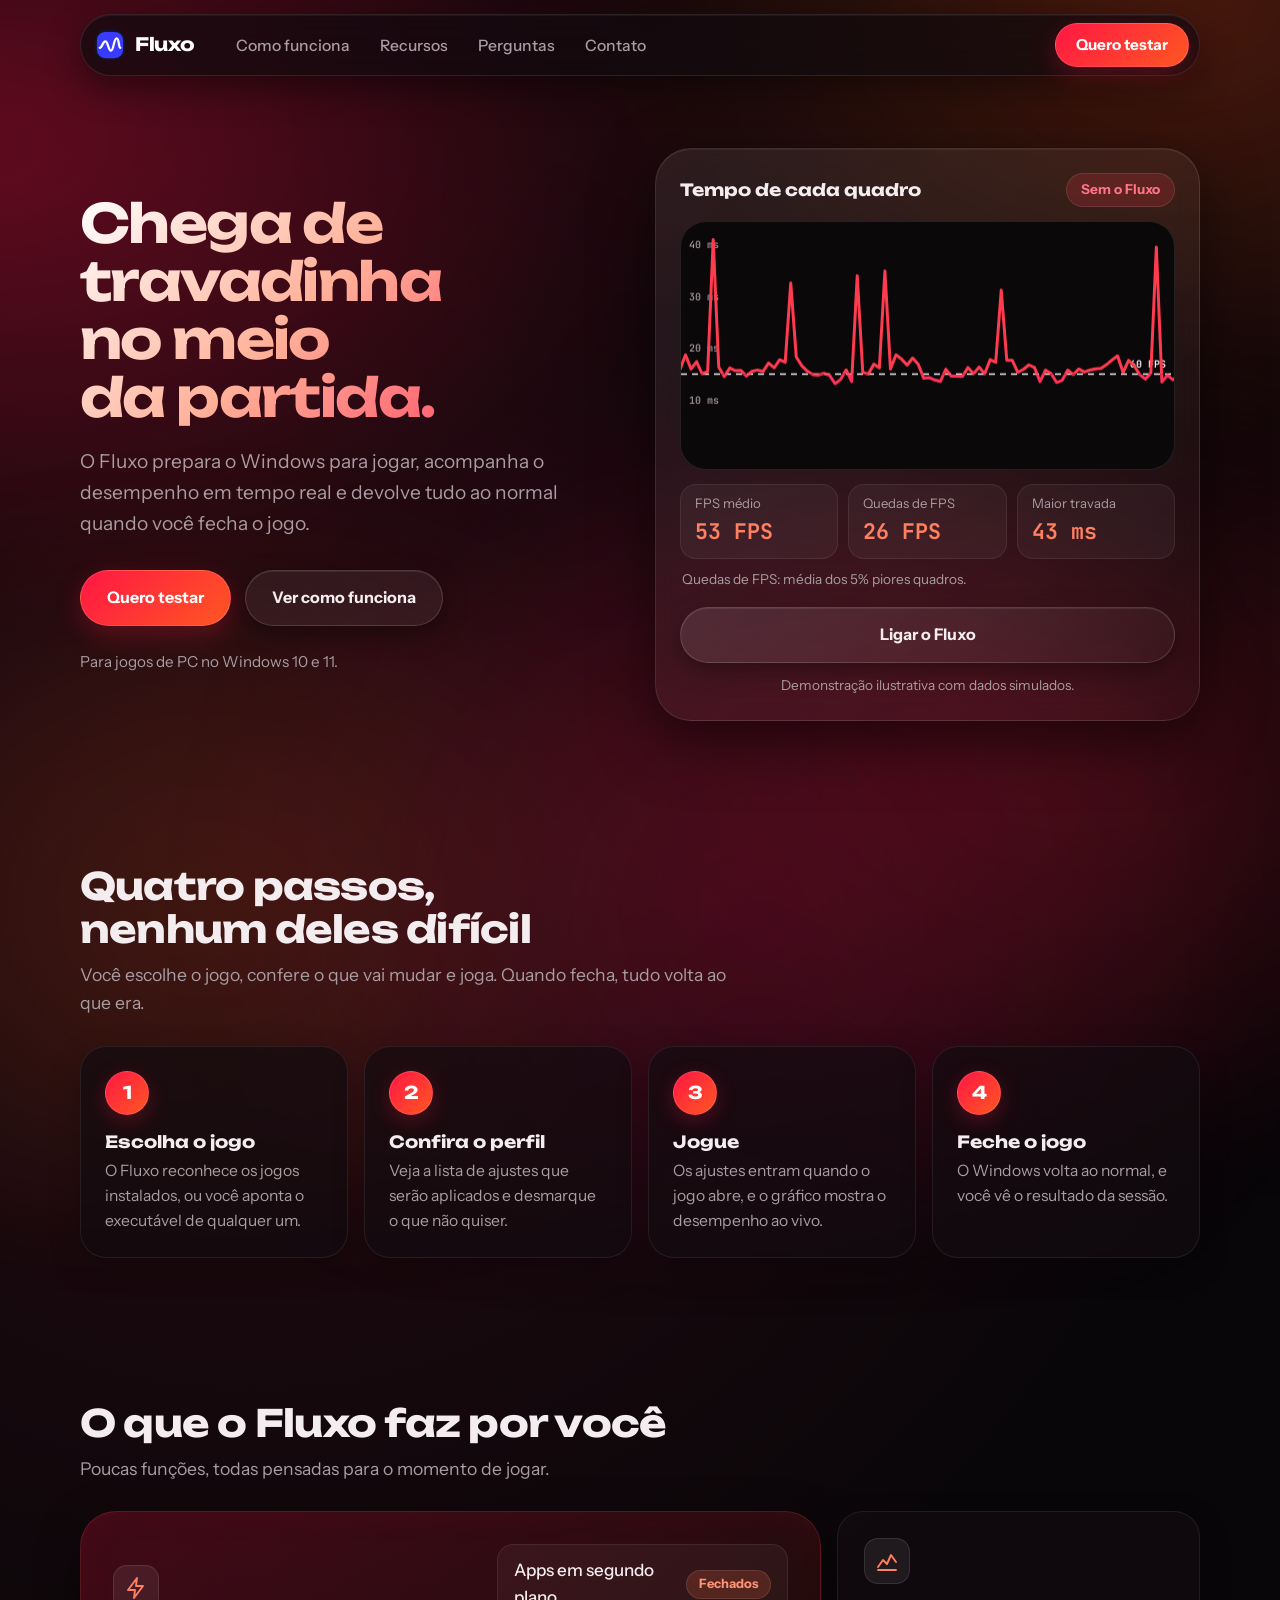
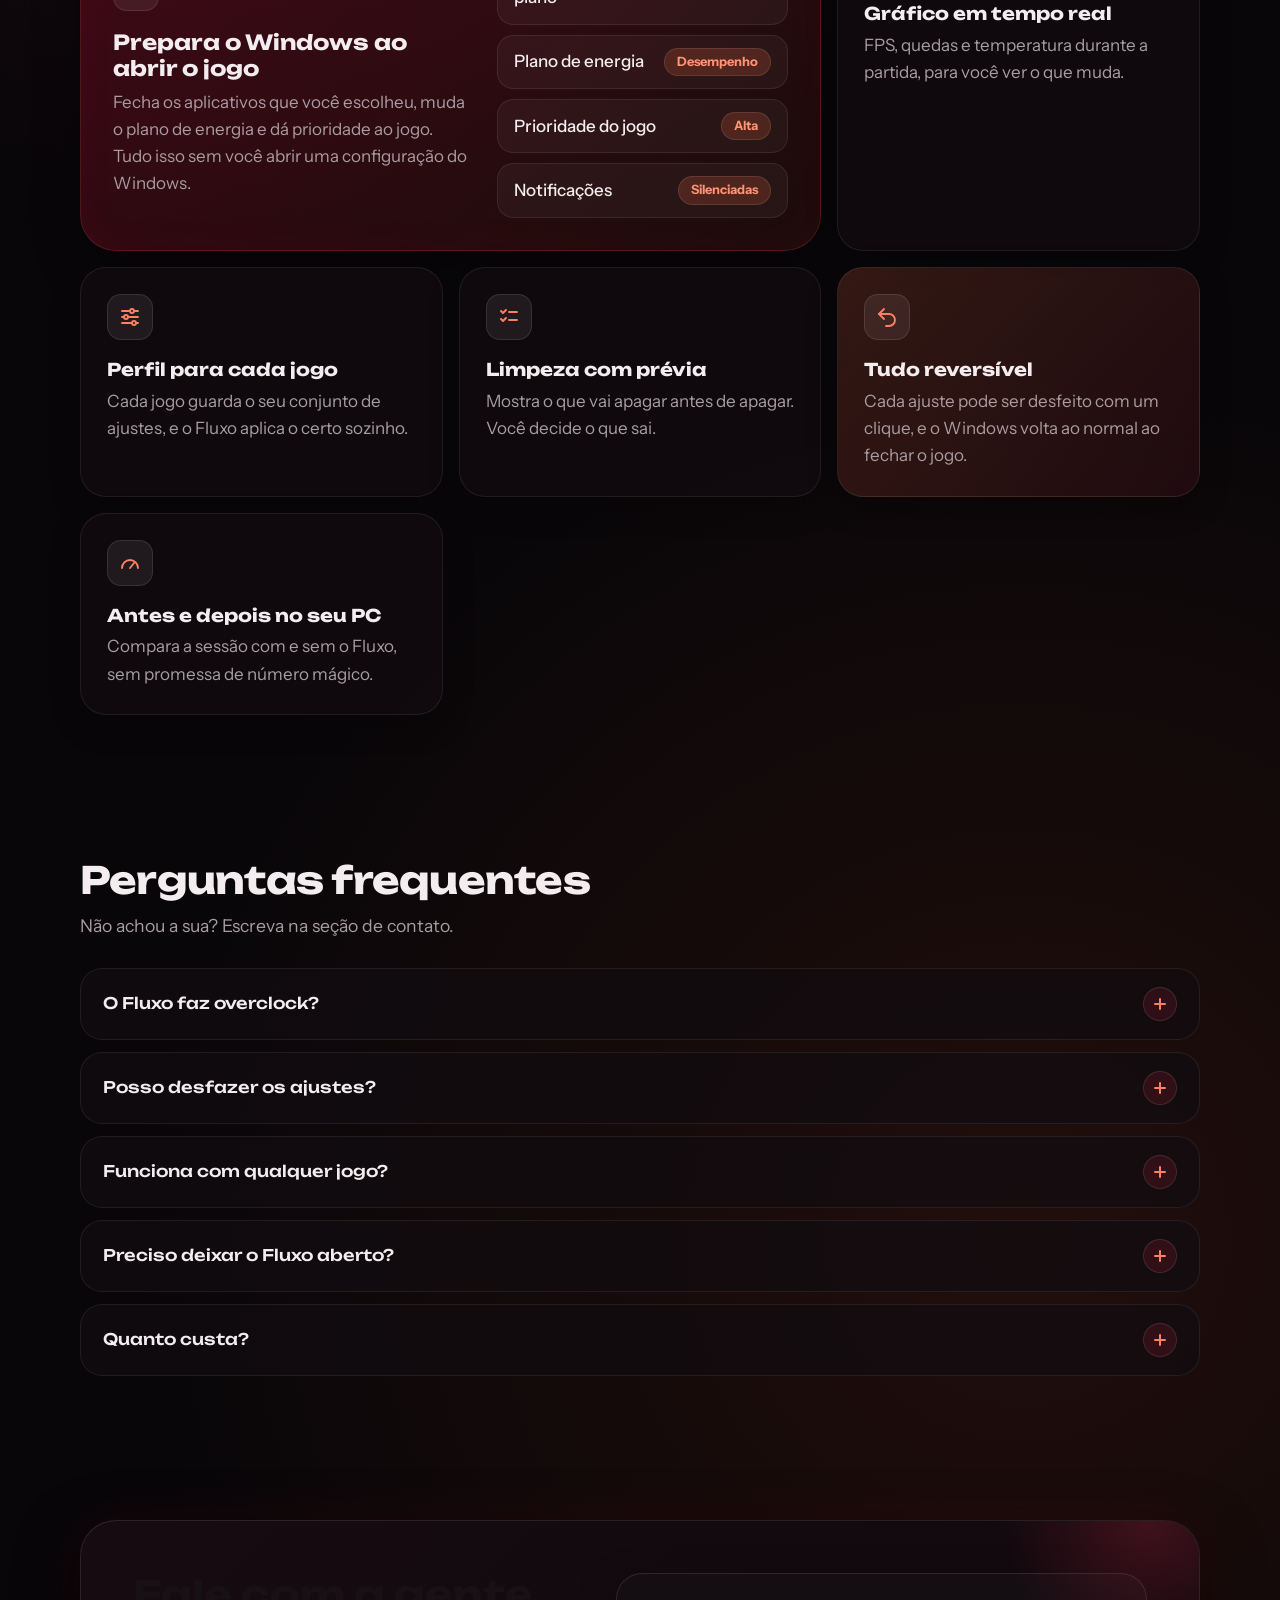
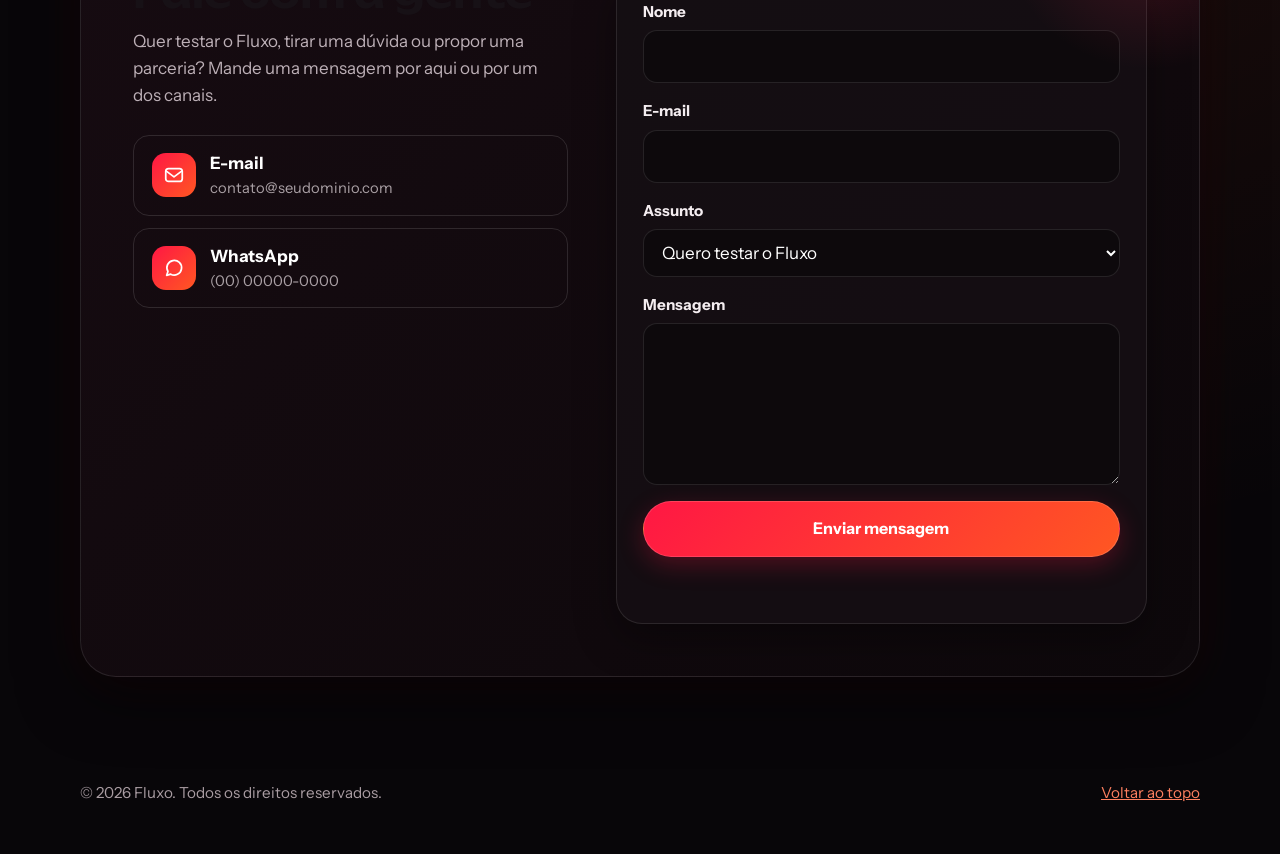
<file: fluxo/index.html>
<!DOCTYPE html>
<html lang="pt-BR">
<head>
<meta charset="utf-8">
<meta name="viewport" content="width=device-width, initial-scale=1">
<title>Fluxo: otimizador para jogos no PC</title>
<meta name="description" content="O Fluxo prepara o Windows para jogar, acompanha o desempenho em tempo real e desfaz tudo quando você fecha o jogo.">
<meta name="color-scheme" content="light">
<link rel="preconnect" href="https://fonts.googleapis.com">
<link rel="preconnect" href="https://fonts.gstatic.com" crossorigin>
<link href="https://fonts.googleapis.com/css2?family=Unbounded:wght@500;700&family=Instrument+Sans:wght@400;500;600;700&family=JetBrains+Mono:wght@500;700&display=swap" rel="stylesheet">
<link rel="stylesheet" href="css/style.css">
</head>
<body>

<header class="nav-wrap">
  <nav class="nav" aria-label="Principal">
    <a class="marca" href="#topo">
      <svg width="30" height="30" viewBox="0 0 32 32" aria-hidden="true">
        <rect x="1" y="1" width="30" height="30" rx="10" fill="#3b3bff" stroke="#12142b" stroke-width="2"/>
        <path d="M5 19c3 0 3-7 6-7s3 10 6 10 3-13 6-13 2 10 4 10" fill="none" stroke="#fff" stroke-width="2.4" stroke-linecap="round" stroke-linejoin="round"/>
      </svg>
      <span>Fluxo</span>
    </a>
    <ul>
      <li><a href="#como">Como funciona</a></li>
      <li><a href="#recursos">Recursos</a></li>
      <li><a href="#perguntas">Perguntas</a></li>
      <li><a href="#contato">Contato</a></li>
    </ul>
    <a class="btn btn-mini btn-primario" href="#contato">Quero testar</a>
  </nav>
</header>

<main id="topo">

  <!-- Hero -->
  <section class="hero wrap">
    <div class="hero-texto">
      <h1>Chega de travadinha no meio da partida.</h1>
      <p class="lead">O Fluxo prepara o Windows para jogar, acompanha o desempenho em tempo real e devolve tudo ao normal quando você fecha o jogo.</p>
      <div class="acoes">
        <a class="btn btn-primario" href="#contato">Quero testar</a>
        <a class="btn btn-claro" href="#como">Ver como funciona</a>
      </div>
      <p class="hero-nota">Para jogos de PC no Windows 10 e 11.</p>
    </div>

    <section class="painel-demo" aria-labelledby="demo-titulo">
      <div class="demo-topo">
        <h2 id="demo-titulo">Tempo de cada quadro</h2>
        <span class="estado" id="estado" aria-live="polite">Sem o Fluxo</span>
      </div>

      <div class="grafico-caixa">
        <canvas id="grafico" role="img" aria-label="Gráfico do tempo de cada quadro em milissegundos. Sem o Fluxo, aparecem picos altos e frequentes."></canvas>
      </div>

      <dl class="numeros">
        <div><dt>FPS médio</dt><dd id="n-fps">--</dd></div>
        <div><dt>Quedas de FPS</dt><dd id="n-low">--</dd></div>
        <div><dt>Maior travada</dt><dd id="n-max">--</dd></div>
      </dl>
      <p class="numeros-nota">Quedas de FPS: média dos 5% piores quadros.</p>

      <button class="btn btn-chave" id="alternar" type="button" aria-pressed="false">Ligar o Fluxo</button>
      <p class="demo-nota">Demonstração ilustrativa com dados simulados.</p>
    </section>
  </section>

  <!-- Como funciona -->
  <section id="como" class="secao wrap">
    <div class="cabeca">
      <h2>Quatro passos, nenhum deles difícil</h2>
      <p>Você escolhe o jogo, confere o que vai mudar e joga. Quando fecha, tudo volta ao que era.</p>
    </div>

    <ol class="como">
      <li class="passo">
        <span class="num" aria-hidden="true">1</span>
        <h3>Escolha o jogo</h3>
        <p>O Fluxo reconhece os jogos instalados, ou você aponta o executável de qualquer um.</p>
      </li>
      <li class="passo">
        <span class="num" aria-hidden="true">2</span>
        <h3>Confira o perfil</h3>
        <p>Veja a lista de ajustes que serão aplicados e desmarque o que não quiser.</p>
      </li>
      <li class="passo">
        <span class="num" aria-hidden="true">3</span>
        <h3>Jogue</h3>
        <p>Os ajustes entram quando o jogo abre, e o gráfico mostra o desempenho ao vivo.</p>
      </li>
      <li class="passo">
        <span class="num" aria-hidden="true">4</span>
        <h3>Feche o jogo</h3>
        <p>O Windows volta ao normal, e você vê o resultado da sessão.</p>
      </li>
    </ol>
  </section>

  <!-- Recursos -->
  <section id="recursos" class="secao wrap">
    <div class="cabeca">
      <h2>O que o Fluxo faz por você</h2>
      <p>Poucas funções, todas pensadas para o momento de jogar.</p>
    </div>

    <div class="bento">
      <article class="card card-a">
        <div>
          <div class="icone"><svg viewBox="0 0 24 24" aria-hidden="true"><path d="M13 2 4 14h7l-1 8 9-12h-7z"/></svg></div>
          <h3>Prepara o Windows ao abrir o jogo</h3>
          <p>Fecha os aplicativos que você escolheu, muda o plano de energia e dá prioridade ao jogo. Tudo isso sem você abrir uma configuração do Windows.</p>
        </div>
        <ul class="aplicados" aria-label="Exemplo de ajustes aplicados">
          <li><span>Apps em segundo plano</span><span class="selo">Fechados</span></li>
          <li><span>Plano de energia</span><span class="selo">Desempenho</span></li>
          <li><span>Prioridade do jogo</span><span class="selo">Alta</span></li>
          <li><span>Notificações</span><span class="selo">Silenciadas</span></li>
        </ul>
      </article>

      <article class="card">
        <div class="icone"><svg viewBox="0 0 24 24" aria-hidden="true"><path d="M3 18l5-7 4 4 4-9 5 7"/><path d="M3 21h18"/></svg></div>
        <h3>Gráfico em tempo real</h3>
        <p>FPS, quedas e temperatura durante a partida, para você ver o que muda.</p>
      </article>

      <article class="card">
        <div class="icone"><svg viewBox="0 0 24 24" aria-hidden="true"><path d="M4 6h8M16 6h4M4 12h2M10 12h10M4 18h10M18 18h2"/><circle cx="14" cy="6" r="2"/><circle cx="8" cy="12" r="2"/><circle cx="16" cy="18" r="2"/></svg></div>
        <h3>Perfil para cada jogo</h3>
        <p>Cada jogo guarda o seu conjunto de ajustes, e o Fluxo aplica o certo sozinho.</p>
      </article>

      <article class="card">
        <div class="icone"><svg viewBox="0 0 24 24" aria-hidden="true"><path d="M4 6l2 2 3-3M4 14l2 2 3-3M12 7h8M12 15h8"/></svg></div>
        <h3>Limpeza com prévia</h3>
        <p>Mostra o que vai apagar antes de apagar. Você decide o que sai.</p>
      </article>

      <article class="card card-menta">
        <div class="icone"><svg viewBox="0 0 24 24" aria-hidden="true"><path d="M9 14 4 9l5-5"/><path d="M4 9h10a6 6 0 0 1 0 12h-3"/></svg></div>
        <h3>Tudo reversível</h3>
        <p>Cada ajuste pode ser desfeito com um clique, e o Windows volta ao normal ao fechar o jogo.</p>
      </article>

      <article class="card">
        <div class="icone"><svg viewBox="0 0 24 24" aria-hidden="true"><path d="M4 17a8 8 0 1 1 16 0"/><path d="M12 17l4-5"/></svg></div>
        <h3>Antes e depois no seu PC</h3>
        <p>Compara a sessão com e sem o Fluxo, sem promessa de número mágico.</p>
      </article>
    </div>
  </section>

  <!-- Perguntas -->
  <section id="perguntas" class="secao wrap">
    <div class="cabeca">
      <h2>Perguntas frequentes</h2>
      <p>Não achou a sua? Escreva na seção de contato.</p>
    </div>

    <details class="pergunta">
      <summary>O Fluxo faz overclock?<span class="mais" aria-hidden="true"></span></summary>
      <p>Não. Ele não mexe na frequência do processador nem da placa de vídeo. Os ajustes são do Windows e do próprio jogo, e todos podem ser desfeitos.</p>
    </details>
    <details class="pergunta">
      <summary>Posso desfazer os ajustes?<span class="mais" aria-hidden="true"></span></summary>
      <p>Pode. Ao fechar o jogo, o Windows volta ao estado anterior. Se quiser desfazer antes, há um botão para isso.</p>
    </details>
    <details class="pergunta">
      <summary>Funciona com qualquer jogo?<span class="mais" aria-hidden="true"></span></summary>
      <p>Com jogos de PC no Windows 10 e 11. O ganho depende do jogo e do seu hardware, e o Fluxo mostra quanto rendeu no seu computador.</p>
    </details>
    <details class="pergunta">
      <summary>Preciso deixar o Fluxo aberto?<span class="mais" aria-hidden="true"></span></summary>
      <p>Só enquanto você joga. Ele fica quieto na bandeja do sistema e entra em ação quando o jogo abre.</p>
    </details>
    <details class="pergunta">
      <summary>Quanto custa?<span class="mais" aria-hidden="true"></span></summary>
      <p>Fale com a gente pelo formulário abaixo para saber como conseguir acesso.</p>
    </details>
  </section>

  <!-- Contato -->
  <!-- TROQUE: o e-mail em data-email (formulário) e no link abaixo, e o número do WhatsApp. -->
  <section id="contato" class="secao wrap">
    <div class="contato">
      <div class="contato-texto">
        <h2>Fale com a gente</h2>
        <p>Quer testar o Fluxo, tirar uma dúvida ou propor uma parceria? Mande uma mensagem por aqui ou por um dos canais.</p>

        <ul class="canais">
          <li>
            <a class="canal" href="mailto:contato@seudominio.com">
              <span class="canal-icone"><svg viewBox="0 0 24 24" aria-hidden="true"><rect x="3" y="5" width="18" height="14" rx="3"/><path d="m4 8 8 6 8-6"/></svg></span>
              <span><b>E-mail</b><small>contato@seudominio.com</small></span>
            </a>
          </li>
          <li>
            <a class="canal" href="https://wa.me/5500000000000" target="_blank" rel="noopener">
              <span class="canal-icone"><svg viewBox="0 0 24 24" aria-hidden="true"><path d="M4 20l1.4-4.2A8 8 0 1 1 8.4 18.7z"/></svg></span>
              <span><b>WhatsApp</b><small>(00) 00000-0000</small></span>
            </a>
          </li>
        </ul>
      </div>

      <form class="form" id="form-contato" data-email="contato@seudominio.com" novalidate>
        <div class="campo">
          <label for="nome">Nome</label>
          <input id="nome" name="nome" type="text" autocomplete="name" required>
          <p class="erro" id="erro-nome" hidden></p>
        </div>

        <div class="campo">
          <label for="email">E-mail</label>
          <input id="email" name="email" type="email" autocomplete="email" required>
          <p class="erro" id="erro-email" hidden></p>
        </div>

        <div class="campo">
          <label for="assunto">Assunto</label>
          <select id="assunto" name="assunto">
            <option>Quero testar o Fluxo</option>
            <option>Dúvida</option>
            <option>Suporte</option>
            <option>Parceria</option>
          </select>
        </div>

        <div class="campo">
          <label for="mensagem">Mensagem</label>
          <textarea id="mensagem" name="mensagem" rows="5" maxlength="1000" required></textarea>
          <p class="erro" id="erro-mensagem" hidden></p>
        </div>

        <button class="btn btn-primario btn-enviar" type="submit">Enviar mensagem</button>
        <p class="status" id="status" role="status" aria-live="polite"></p>
      </form>
    </div>
  </section>

</main>

<footer class="rodape wrap">
  <p>© <span id="ano">2026</span> Fluxo. Todos os direitos reservados.</p>
  <p><a href="#topo">Voltar ao topo</a></p>
</footer>

<script src="js/grafico.js" defer></script>
<script src="js/app.js" defer></script>
</body>
</html>
</file>
<file: fluxo/css/style.css>
/* =========================================================
   Fluxo — Dark Magma
   Fundo escuro animado com efeito magma.
   ========================================================= */

:root{
  color-scheme:dark;

  /* ---------- Cores ---------- */
  --papel:#080609;
  --papel-2:#100a0d;
  --tinta:#f4edf0;
  --tinta-suave:#a99ca2;
  --branco:#171116;

  --lavanda:#2b1825;
  --ultra:#ff3158;
  --menta:#ff7043;
  --coral:#ff3b4f;
  --erro:#ff5268;

  --magma-1:#ff1744;
  --magma-2:#ff5722;
  --magma-3:#9c1745;
  --magma-4:#3b1022;

  /* ---------- Contorno e sombra ---------- */
  --borda:1px solid rgba(255,255,255,.10);
  --sombra:0 12px 35px rgba(0,0,0,.45);

  /* ---------- Raios ---------- */
  --r-xl:36px;
  --r-lg:26px;
  --r-md:16px;
  --r-pill:999px;

  /* ---------- Tipografia ---------- */
  --font-display:'Unbounded','Trebuchet MS',system-ui,sans-serif;
  --font-body:'Instrument Sans',system-ui,-apple-system,'Segoe UI',Roboto,sans-serif;
  --font-mono:'JetBrains Mono',ui-monospace,SFMono-Regular,Menlo,Consolas,monospace;

  box-sizing:border-box;
}

*,*::before,*::after{
  box-sizing:inherit;
}

html{
  scroll-behavior:smooth;
  scroll-padding-top:96px;
}

body{
  margin:0;
  position:relative;
  overflow-x:hidden;

  background:
    radial-gradient(
      circle at 20% 20%,
      rgba(255,45,80,.12),
      transparent 30%
    ),
    radial-gradient(
      circle at 80% 70%,
      rgba(255,87,34,.10),
      transparent 30%
    ),
    #080609;

  color:var(--tinta);
  font-family:var(--font-body);
  font-size:1.0625rem;
  line-height:1.6;

  -webkit-font-smoothing:antialiased;
}

/* =========================================================
   FUNDO MAGMA
   ========================================================= */

body::before,
body::after{
  content:"";
  position:fixed;
  inset:-35%;
  z-index:-1;
  pointer-events:none;
  filter:blur(55px);
  opacity:.55;
}

body::before{
  background:
    radial-gradient(
      ellipse at 20% 30%,
      rgba(255,20,70,.65) 0%,
      transparent 30%
    ),
    radial-gradient(
      ellipse at 75% 20%,
      rgba(255,80,25,.50) 0%,
      transparent 28%
    ),
    radial-gradient(
      ellipse at 55% 80%,
      rgba(150,15,65,.55) 0%,
      transparent 32%
    );

  animation:magmaMovimento 18s ease-in-out infinite alternate;
}

body::after{
  background:
    radial-gradient(
      ellipse at 70% 70%,
      rgba(255,35,55,.38) 0%,
      transparent 28%
    ),
    radial-gradient(
      ellipse at 30% 80%,
      rgba(255,110,30,.28) 0%,
      transparent 25%
    );

  animation:magmaMovimento2 24s ease-in-out infinite alternate;
}

@keyframes magmaMovimento{
  0%{
    transform:translate3d(-5%, -3%, 0) scale(1);
  }

  35%{
    transform:translate3d(8%, 5%, 0) scale(1.08);
  }

  70%{
    transform:translate3d(-4%, 10%, 0) scale(1.15);
  }

  100%{
    transform:translate3d(8%, -5%, 0) scale(1.05);
  }
}

@keyframes magmaMovimento2{
  0%{
    transform:translate3d(5%, 5%, 0) scale(1.05);
  }

  50%{
    transform:translate3d(-10%, -8%, 0) scale(1.18);
  }

  100%{
    transform:translate3d(7%, 3%, 0) scale(1.08);
  }
}

/* ---------- Leve textura ---------- */

body::selection{
  background:var(--ultra);
  color:white;
}

:focus-visible{
  outline:2px solid var(--ultra);
  outline-offset:3px;
}

/* ---------- Estrutura ---------- */

.wrap{
  width:min(1120px,100% - 2.5rem);
  margin-inline:auto;
}

.secao{
  padding-block:clamp(2.5rem,6vw,4.5rem);
}

/* ---------- Cabeçalhos ---------- */

.cabeca{
  margin-bottom:28px;
  max-width:60ch;
}

.cabeca h2{
  margin:0 0 .6rem;
  font-family:var(--font-display);
  font-weight:700;
  font-size:clamp(1.55rem,3.4vw,2.35rem);
  line-height:1.15;
  letter-spacing:-.02em;
  text-wrap:balance;
}

.cabeca p{
  margin:0;
  color:var(--tinta-suave);
  font-size:1.1rem;
}

/* =========================================================
   BOTÕES
   ========================================================= */

.btn{
  display:inline-flex;
  align-items:center;
  justify-content:center;
  gap:8px;

  padding:14px 26px;

  border:1px solid rgba(255,255,255,.14);
  border-radius:var(--r-pill);

  font:inherit;
  font-weight:700;
  font-size:1rem;
  text-decoration:none;

  color:var(--tinta);

  background:
    linear-gradient(
      145deg,
      rgba(255,255,255,.10),
      rgba(255,255,255,.03)
    );

  box-shadow:
    0 8px 25px rgba(0,0,0,.35),
    inset 0 1px 0 rgba(255,255,255,.08);

  cursor:pointer;

  transition:
    transform .2s,
    box-shadow .2s,
    background .2s;
}

.btn:hover{
  transform:translateY(-3px);

  box-shadow:
    0 14px 35px rgba(0,0,0,.55),
    0 0 20px rgba(255,49,88,.18);
}

.btn:active{
  transform:translateY(0);
}

.btn-primario{
  color:white;

  background:
    linear-gradient(
      135deg,
      #ff1744,
      #ff5722
    );

  border-color:rgba(255,255,255,.15);

  box-shadow:
    0 8px 25px rgba(255,23,68,.25);
}

.btn-primario:hover{
  box-shadow:
    0 12px 35px rgba(255,23,68,.38);
}

.btn-claro{
  background:rgba(255,255,255,.06);
}

.btn-mini{
  padding:9px 20px;
  font-size:.95rem;
}

.btn-chave{
  width:100%;
}

.btn-chave[aria-pressed="true"]{
  background:linear-gradient(135deg,#ff7043,#ff3158);
  color:white;
}

/* =========================================================
   NAVEGAÇÃO
   ========================================================= */

.nav-wrap{
  position:sticky;
  top:0;
  z-index:20;
  padding-top:14px;
}

.nav{
  width:min(1120px,100% - 2rem);
  margin-inline:auto;

  display:flex;
  align-items:center;
  justify-content:space-between;
  gap:1rem;

  padding:8px 10px 8px 14px;

  background:rgba(17,11,15,.72);
  border:1px solid rgba(255,255,255,.10);
  border-radius:var(--r-pill);

  box-shadow:
    0 12px 35px rgba(0,0,0,.45),
    inset 0 1px 0 rgba(255,255,255,.05);

  backdrop-filter:blur(18px);
  -webkit-backdrop-filter:blur(18px);
}

.marca{
  display:flex;
  align-items:center;
  gap:10px;

  font-family:var(--font-display);
  font-weight:700;
  font-size:1.15rem;
  letter-spacing:-.02em;

  color:white;
  text-decoration:none;
}

.nav ul{
  display:flex;
  gap:2px;
  list-style:none;
  margin:0 auto 0 12px;
  padding:0;
}

.nav ul a{
  display:block;
  padding:8px 14px;
  border-radius:var(--r-pill);

  color:var(--tinta-suave);
  text-decoration:none;
  font-weight:500;
  font-size:.98rem;

  transition:
    background .2s,
    color .2s;
}

.nav ul a:hover{
  color:white;
  background:rgba(255,49,88,.12);
}

/* =========================================================
   HERO
   ========================================================= */

.hero{
  display:grid;
  grid-template-columns:minmax(0,1fr) minmax(0,1.05fr);
  gap:clamp(2rem,5vw,3.5rem);
  align-items:center;

  padding-block:clamp(2.5rem,6vw,4.5rem);
}

.hero h1{
  margin:0 0 1.2rem;

  font-family:var(--font-display);
  font-weight:700;
  font-size:clamp(2rem,4.6vw,3.35rem);
  line-height:1.08;
  letter-spacing:-.03em;
  text-wrap:balance;

  background:linear-gradient(
    135deg,
    #fff,
    #ffb199 45%,
    #ff3158
  );

  -webkit-background-clip:text;
  background-clip:text;
  color:transparent;
}

.lead{
  margin:0 0 2rem;
  max-width:46ch;
  font-size:1.2rem;
  color:var(--tinta-suave);
}

.acoes{
  display:flex;
  flex-wrap:wrap;
  gap:14px;
}

.hero-nota{
  margin:1.5rem 0 0;
  font-size:.95rem;
  color:var(--tinta-suave);
}

/* =========================================================
   DEMONSTRAÇÃO
   ========================================================= */

.painel-demo{
  padding:24px;

  background:
    linear-gradient(
      145deg,
      rgba(255,255,255,.08),
      rgba(255,255,255,.025)
    );

  border:1px solid rgba(255,255,255,.10);
  border-radius:var(--r-xl);

  box-shadow:
    0 20px 60px rgba(0,0,0,.55),
    inset 0 1px 0 rgba(255,255,255,.06);

  backdrop-filter:blur(12px);
}

.demo-topo{
  display:flex;
  align-items:center;
  justify-content:space-between;
  gap:12px;
  margin-bottom:14px;
}

.demo-topo h2{
  margin:0;
  font-family:var(--font-display);
  font-weight:700;
  font-size:1.05rem;
}

.estado{
  padding:5px 14px;

  border:1px solid rgba(255,255,255,.10);
  border-radius:var(--r-pill);

  background:rgba(255,59,79,.18);
  color:#ff7587;

  font-weight:700;
  font-size:.85rem;
  white-space:nowrap;

  transition:background .3s;
}

.estado-on{
  background:rgba(255,112,67,.20);
  color:#ff9b7b;
}

.grafico-caixa{
  border:1px solid rgba(255,255,255,.10);
  border-radius:var(--r-lg);
  overflow:hidden;

  background:#0b080a;
}

#grafico{
  display:block;
  width:100%;
  aspect-ratio:16 / 8;
}

.numeros{
  display:grid;
  grid-template-columns:repeat(3,minmax(0,1fr));
  gap:10px;
  margin:14px 0 0;
}

.numeros div{
  padding:10px 14px;

  background:rgba(255,255,255,.045);
  border:1px solid rgba(255,255,255,.08);
  border-radius:var(--r-md);
}

.numeros dt{
  font-size:.82rem;
  color:var(--tinta-suave);
  line-height:1.3;
}

.numeros dd{
  margin:2px 0 0;

  font-family:var(--font-mono);
  font-weight:700;
  font-size:1.35rem;
  font-variant-numeric:tabular-nums;

  color:#ff8060;
}

.numeros-nota{
  margin:10px 2px 16px;
  font-size:.85rem;
  color:var(--tinta-suave);
}

.demo-nota{
  margin:12px 0 0;
  text-align:center;
  font-size:.85rem;
  color:var(--tinta-suave);
}

/* =========================================================
   COMO FUNCIONA
   ========================================================= */

.como{
  list-style:none;
  margin:0;
  padding:0;

  display:grid;
  grid-template-columns:repeat(4,minmax(0,1fr));
  gap:16px;
}

.passo{
  padding:24px;

  background:rgba(18,12,16,.72);
  border:1px solid rgba(255,255,255,.08);
  border-radius:var(--r-lg);

  box-shadow:0 10px 30px rgba(0,0,0,.25);

  transition:
    transform .25s,
    border-color .25s;
}

.passo:hover{
  transform:translateY(-5px);
  border-color:rgba(255,49,88,.35);
}

.num{
  display:grid;
  place-items:center;

  width:44px;
  height:44px;
  margin-bottom:16px;

  border:1px solid rgba(255,255,255,.12);
  border-radius:50%;

  background:linear-gradient(135deg,#ff1744,#ff5722);
  color:white;

  font-family:var(--font-display);
  font-weight:700;
  font-size:1.1rem;

  box-shadow:0 6px 20px rgba(255,23,68,.25);
}

.passo h3{
  margin:0 0 .4rem;

  font-family:var(--font-display);
  font-weight:700;
  font-size:1.05rem;
  line-height:1.25;
}

.passo p{
  margin:0;
  color:var(--tinta-suave);
  font-size:.98rem;
}

/* =========================================================
   RECURSOS
   ========================================================= */

.bento{
  display:grid;
  grid-template-columns:repeat(6,minmax(0,1fr));
  gap:16px;
}

.card{
  grid-column:span 2;

  padding:26px;

  background:rgba(18,12,16,.72);
  border:1px solid rgba(255,255,255,.08);
  border-radius:var(--r-lg);

  box-shadow:0 10px 30px rgba(0,0,0,.25);
}

.card-a{
  grid-column:span 4;

  padding:32px;

  border-radius:var(--r-xl);

  background:
    linear-gradient(
      135deg,
      rgba(255,23,68,.20),
      rgba(255,87,34,.08)
    );

  border:1px solid rgba(255,75,90,.20);

  display:grid;
  grid-template-columns:minmax(0,1.1fr) minmax(0,.9fr);
  gap:28px;
  align-items:center;

  box-shadow:
    0 15px 45px rgba(0,0,0,.35),
    inset 0 0 40px rgba(255,30,60,.05);
}

.card-menta{
  background:
    linear-gradient(
      135deg,
      rgba(255,112,67,.18),
      rgba(255,49,88,.08)
    );
}

.icone{
  display:grid;
  place-items:center;

  width:46px;
  height:46px;
  margin-bottom:18px;

  background:rgba(255,255,255,.07);

  border:1px solid rgba(255,255,255,.10);
  border-radius:14px;
}

.card-menta .icone{
  background:rgba(255,255,255,.07);
}

.icone svg{
  width:24px;
  height:24px;

  fill:none;
  stroke:#ff8060;
  stroke-width:1.9;
  stroke-linecap:round;
  stroke-linejoin:round;
}

.card h3{
  margin:0 0 .5rem;

  font-family:var(--font-display);
  font-weight:700;
  font-size:1.1rem;
  line-height:1.25;
}

.card-a h3{
  font-size:1.3rem;
}

.card p{
  margin:0;
  color:var(--tinta-suave);
}

.card-menta p{
  color:var(--tinta-suave);
}

.aplicados{
  list-style:none;
  margin:0;
  padding:0;

  display:grid;
  gap:10px;
}

.aplicados li{
  display:flex;
  align-items:center;
  justify-content:space-between;
  gap:12px;

  padding:12px 16px;

  background:rgba(255,255,255,.045);

  border:1px solid rgba(255,255,255,.08);
  border-radius:var(--r-md);

  font-weight:500;
}

.selo{
  padding:3px 12px;

  border:1px solid rgba(255,255,255,.10);
  border-radius:var(--r-pill);

  background:rgba(255,112,67,.18);
  color:#ff9476;

  font-weight:700;
  font-size:.8rem;
}

/* =========================================================
   PERGUNTAS
   ========================================================= */

.pergunta{
  background:rgba(18,12,16,.75);
  border:1px solid rgba(255,255,255,.08);
  border-radius:22px;
  overflow:hidden;
}

.pergunta + .pergunta{
  margin-top:12px;
}

.pergunta summary{
  list-style:none;
  cursor:pointer;

  display:flex;
  align-items:center;
  justify-content:space-between;
  gap:16px;

  padding:18px 22px;

  font-family:var(--font-display);
  font-weight:500;
  font-size:1rem;

  transition:background .2s;
}

.pergunta summary::-webkit-details-marker{
  display:none;
}

.pergunta summary:hover{
  background:rgba(255,49,88,.07);
}

.mais{
  flex:none;

  position:relative;

  width:32px;
  height:32px;

  border:1px solid rgba(255,255,255,.10);
  border-radius:50%;

  background:rgba(255,49,88,.12);

  transition:
    transform .25s,
    background .2s;
}

.mais::before,
.mais::after{
  content:"";

  position:absolute;
  top:50%;
  left:50%;

  background:#ff8060;
  border-radius:2px;

  transform:translate(-50%,-50%);
}

.mais::before{
  width:12px;
  height:2px;
}

.mais::after{
  width:2px;
  height:12px;
}

.pergunta[open] .mais{
  transform:rotate(45deg);
  background:rgba(255,49,88,.22);
}

.pergunta p{
  margin:0;
  padding:0 22px 20px;
  max-width:66ch;
  color:var(--tinta-suave);
}

/* =========================================================
   CONTATO
   ========================================================= */

.contato{
  display:grid;

  grid-template-columns:minmax(0,.9fr) minmax(0,1.1fr);

  gap:clamp(1.75rem,4vw,3rem);
  align-items:start;

  padding:clamp(24px,5vw,52px);

  background:
    linear-gradient(
      135deg,
      #160b11,
      #0d080b
    );

  color:var(--branco);

  border:1px solid rgba(255,255,255,.10);
  border-radius:var(--r-xl);

  box-shadow:
    0 20px 60px rgba(0,0,0,.55),
    0 0 50px rgba(255,30,60,.08);

  position:relative;
  overflow:hidden;
}

.contato::before{
  content:"";

  position:absolute;
  width:300px;
  height:300px;

  right:-100px;
  top:-150px;

  background:radial-gradient(
    circle,
    rgba(255,49,88,.20),
    transparent 70%
  );

  pointer-events:none;
}

.contato-texto h2{
  margin:0 0 .8rem;

  font-family:var(--font-display);
  font-weight:700;

  font-size:clamp(1.6rem,3.4vw,2.35rem);
  line-height:1.12;
}

.contato-texto > p{
  margin:0 0 1.6rem;
  max-width:44ch;
  color:#bdb0b7;
}

.canais{
  list-style:none;
  margin:0;
  padding:0;

  display:grid;
  gap:12px;
}

.canal{
  display:flex;
  align-items:center;
  gap:14px;

  padding:14px 18px;

  color:white;
  text-decoration:none;

  border:1px solid rgba(255,255,255,.12);
  border-radius:var(--r-md);

  transition:
    border-color .2s,
    background .2s,
    transform .2s;
}

.canal:hover{
  border-color:rgba(255,70,90,.45);
  background:rgba(255,255,255,.04);
  transform:translateX(4px);
}

.canal:focus-visible{
  outline-color:var(--ultra);
}

.canal b{
  display:block;
  font-weight:700;
}

.canal small{
  display:block;
  color:#aaa0a5;
  font-size:.92rem;
}

.canal-icone{
  display:grid;
  place-items:center;
  flex:none;

  width:44px;
  height:44px;

  border-radius:14px;

  background:linear-gradient(
    135deg,
    #ff1744,
    #ff5722
  );
}

.canal-icone svg{
  width:22px;
  height:22px;

  fill:none;
  stroke:white;
  stroke-width:1.9;
  stroke-linecap:round;
  stroke-linejoin:round;
}

/* =========================================================
   FORMULÁRIO
   ========================================================= */

.form{
  padding:26px;

  background:
    rgba(22,15,19,.90);

  color:var(--tinta);

  border:1px solid rgba(255,255,255,.10);
  border-radius:var(--r-lg);

  display:grid;
  gap:16px;

  box-shadow:
    0 15px 40px rgba(0,0,0,.35);
}

.campo{
  display:grid;
  gap:6px;
}

.campo label{
  font-weight:700;
  font-size:.95rem;
}

.campo input,
.campo select,
.campo textarea{
  width:100%;

  padding:12px 14px;

  font:inherit;

  color:white;

  background:#0d090c;

  border:1px solid rgba(255,255,255,.10);
  border-radius:14px;

  transition:
    border-color .2s,
    box-shadow .2s;
}

.campo input::placeholder,
.campo textarea::placeholder{
  color:#6f6469;
}

.campo input:focus,
.campo select:focus,
.campo textarea:focus{
  border-color:rgba(255,49,88,.65);

  box-shadow:
    0 0 0 3px rgba(255,49,88,.10);

  outline:none;
}

.campo textarea{
  resize:vertical;
  min-height:130px;
}

.campo [aria-invalid="true"]{
  border-color:var(--coral);
  background:rgba(255,59,79,.05);
}

.erro{
  margin:0;
  font-size:.9rem;
  font-weight:600;
  color:var(--erro);
}

.erro[hidden]{
  display:none;
}

.btn-enviar{
  width:100%;
}

.status{
  margin:0;
  min-height:1.6em;
  font-size:.95rem;
  font-weight:500;
}

.status-ok{
  color:#ff9b7b;
}

.status-erro{
  color:var(--erro);
}

/* =========================================================
   RODAPÉ
   ========================================================= */

.rodape{
  display:flex;
  flex-wrap:wrap;
  justify-content:space-between;
  gap:6px 24px;

  padding-block:2rem 3rem;

  color:var(--tinta-suave);
  font-size:.95rem;
}

.rodape p{
  margin:0;
}

.rodape a{
  color:#ff8060;
}

/* =========================================================
   RESPONSIVO
   ========================================================= */

@media (max-width:1000px){
  .como{
    grid-template-columns:repeat(2,minmax(0,1fr));
  }
}

@media (max-width:940px){
  .hero{
    grid-template-columns:minmax(0,1fr);
  }

  .bento{
    grid-template-columns:repeat(2,minmax(0,1fr));
  }

  .card,
  .card-a{
    grid-column:span 2;
  }

  .card-a{
    grid-template-columns:minmax(0,1fr);
    padding:26px;
  }

  .contato{
    grid-template-columns:minmax(0,1fr);
  }
}

@media (max-width:820px){
  .nav ul{
    display:none;
  }

  .nav .btn{
    margin-left:auto;
  }
}

@media (max-width:560px){
  .como{
    grid-template-columns:minmax(0,1fr);
  }

  .painel-demo{
    padding:18px;
  }

  .numeros dd{
    font-size:1.1rem;
  }

  .numeros div{
    padding:8px 10px;
  }

  .form{
    padding:20px;
  }
}

/* =========================================================
   MOVIMENTO REDUZIDO
   ========================================================= */

@media (prefers-reduced-motion:reduce){
  html{
    scroll-behavior:auto;
  }

  *,
  *::before,
  *::after{
    animation-duration:.01ms !important;
    animation-iteration-count:1 !important;
    transition-duration:.01ms !important;
  }

  .btn:hover,
  .btn:active{
    transform:none;
  }
}
</file>
